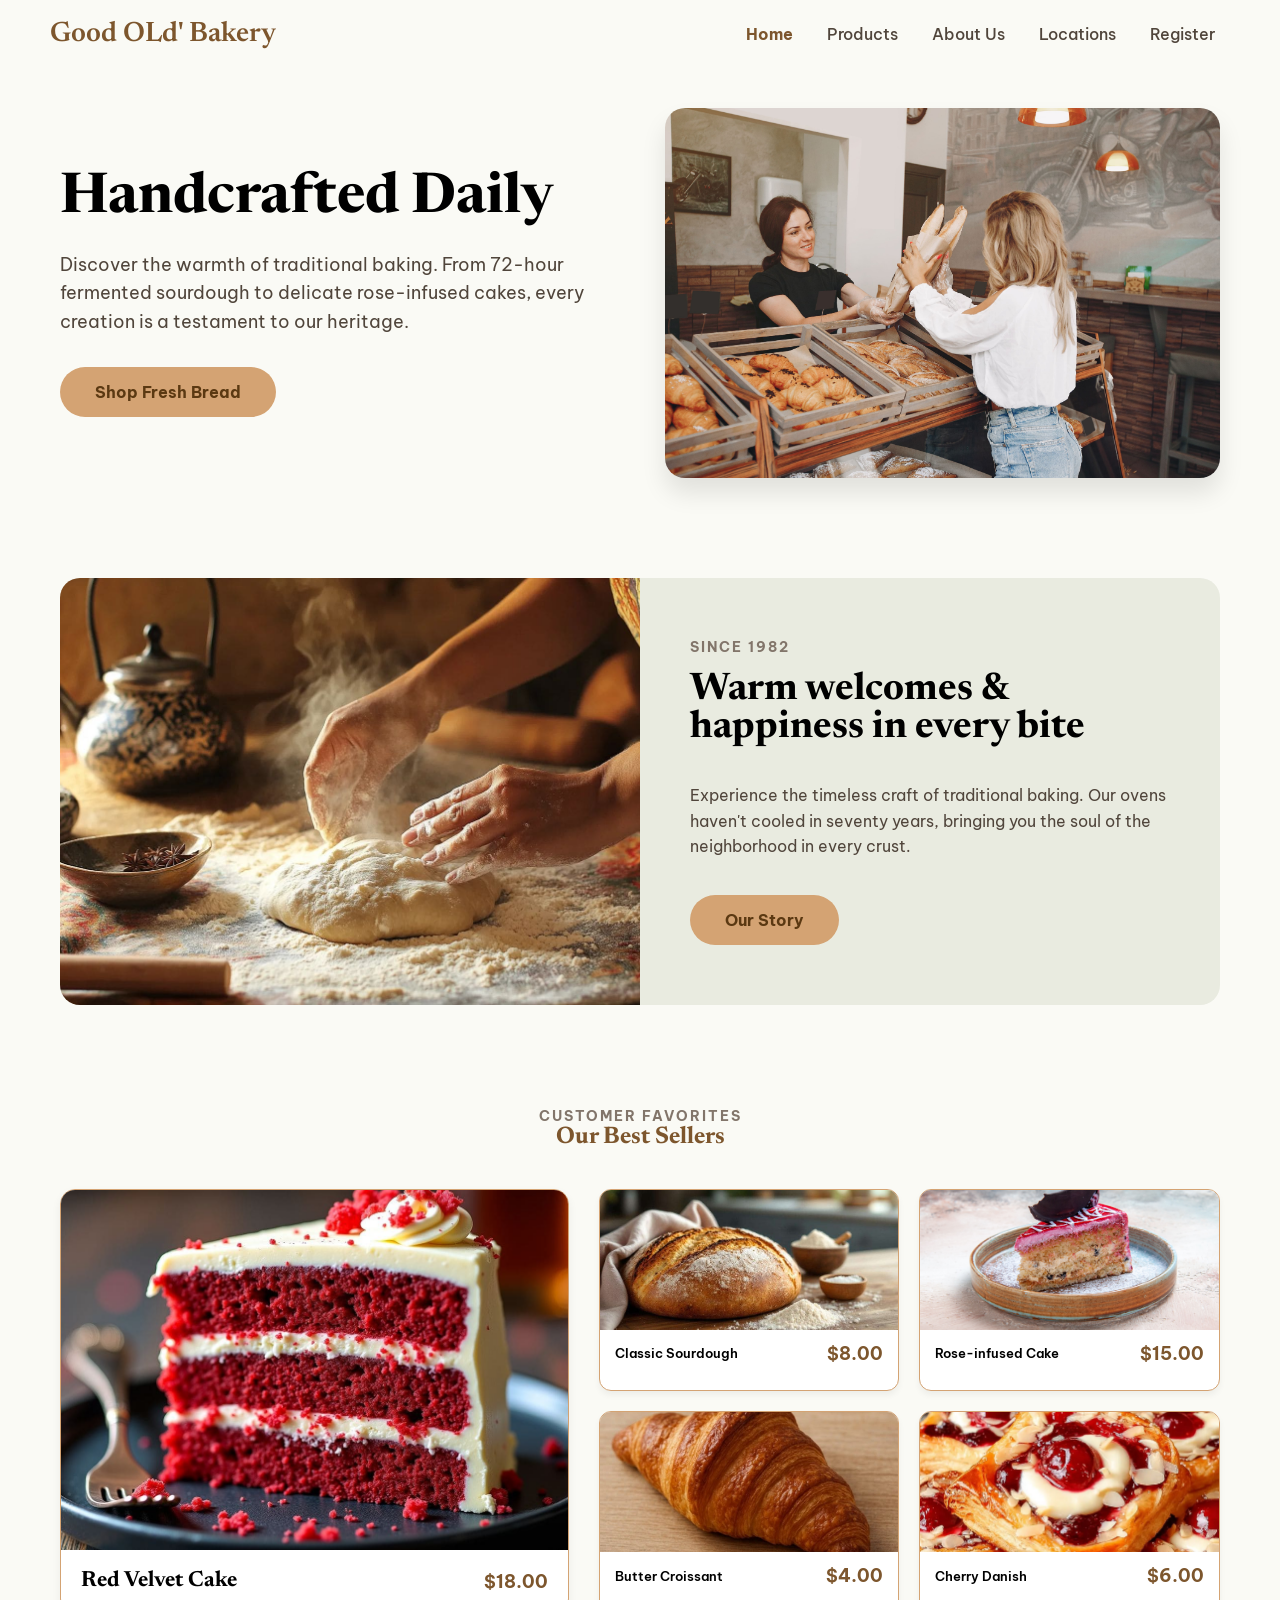
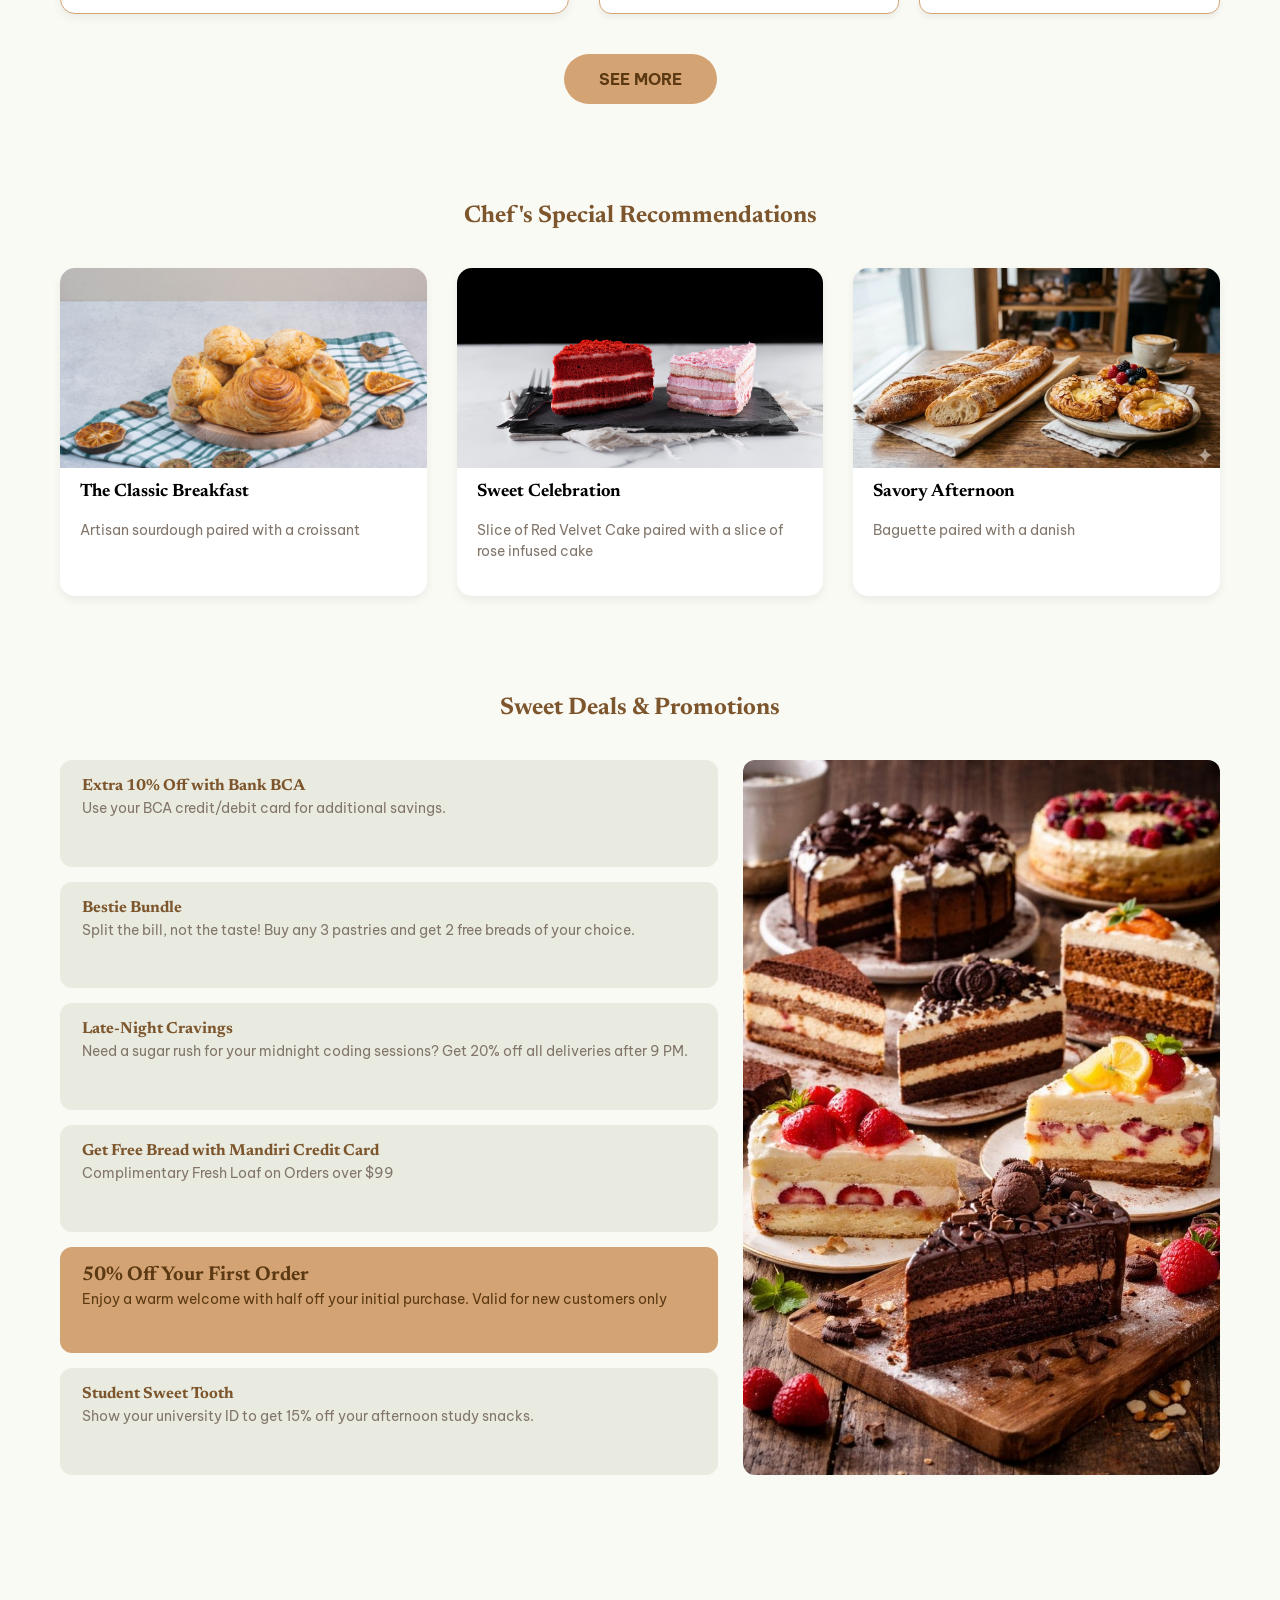
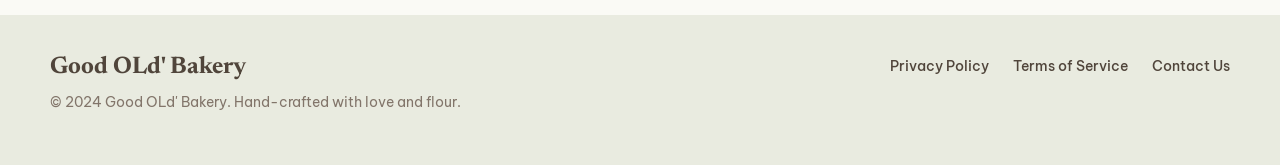
<file: index.html>
<!DOCTYPE html>
<html lang="en">
<head>
  <meta charset="UTF-8">
  <meta name="viewport" content="width=device-width, initial-scale=1.0">
  <title>Home - Good OLd' Bakery</title>
  <link rel="stylesheet" href="css/style.css">
</head>
<body>

  <div class="header">
    <div class="logo">Good OLd' Bakery</div>
    <div class="nav">
      <a href="index.html" class="aktif">Home</a>
      <a href="products.html">Products</a>
      <a href="aboutus.html">About Us</a>
      <a href="locations.html">Locations</a>
      <a href="register.html">Register</a>
    </div>
  </div>

  <div class="container">
    
    <div class="hero-home">
      <div class="hero-teks">
        <h1>Handcrafted Daily</h1>
        <p>Discover the warmth of traditional baking. From 72-hour fermented sourdough to delicate rose-infused cakes, every creation is a testament to our heritage.</p>
        <a href="products.html" class="btn-utama">Shop Fresh Bread</a>
      </div>
      <div class="hero-gambar">
        <img src="assets/visitingBakery.jpg" alt="Good OLd'Bakery">
      </div>
    </div>

     
    <div class="banner-1982">
      <div class="banner-img">
        <img src="assets/kneadingdough.jpg" alt="Timeless Craft">
      </div>
      <div class="banner-teks">
        <span class="label-kecil">Since 1982</span>
        <h2>Warm welcomes & happiness in every bite</h2>
        <p>Experience the timeless craft of traditional baking. Our ovens haven't cooled in seventy years, bringing you the soul of the neighborhood in every crust.</p>
        <a href="aboutus.html" class="btn-utama">Our Story</a>
      </div>
    </div>
<div class="section-home">
  <div class="judul-halaman">
    <span class="label-kecil">Customer Favorites</span>
    <h2>Our Best Sellers</h2>
  </div>

  <div class="featured-wrap">

    <div class="featured-utama">
      <img src="assets/redvelvetcake.jpg" alt="Red Velvet Cake">
      <div class="featured-info">
        <h4>Red Velvet Cake</h4>
        <span class="harga">$18.00</span>
      </div>
    </div>


    <div class="featured-grid">
      <div class="kotak-produk-kecil">
        <img src="assets/Sourdough.jpg" alt="Sourdough">
        <div class="info-kecil">
          <span>Classic Sourdough</span>
          <span class="harga">$8.00</span>
        </div>
      </div>
      <div class="kotak-produk-kecil">
        <img src="assets/infusedrosecake.jpg" alt="Rose Cake">
        <div class="info-kecil">
          <span>Rose-infused Cake</span>
          <span class="harga">$15.00</span>
        </div>
      </div>
      <div class="kotak-produk-kecil">
        <img src="assets/buttercroissant.jpg" alt="Croissant">
        <div class="info-kecil">
          <span>Butter Croissant</span>
          <span class="harga">$4.00</span>
        </div>
      </div>
      <div class="kotak-produk-kecil">
        <img src="assets/cherrydanish.jpg" alt="Cherry Danish">
        <div class="info-kecil">
          <span>Cherry Danish</span>
          <span class="harga">$6.00</span>
        </div>
      </div>
    </div>
  </div>

  <div class="text-center" style="margin-top: 40px;">
    <a href="products.html" class="btn-utama">SEE MORE</a>
  </div>
</div>

<div class="section-home">
  <div class="judul-halaman">
    <h2>Chef's Special Recommendations</h2>
  </div>

  <div class="kumpulan-rekomendasi">
    <div class="kartu-rekomendasi">
      <img src="assets/sourdoughCroissant.jpg" alt="Classic Breakfast">
      <h4>The Classic Breakfast</h4>
      <p>Artisan sourdough paired with a croissant</p>
    </div>
    <div class="kartu-rekomendasi">
      <img src="assets/cakeset.jpg" alt="Sweet Celebration">
      <h4>Sweet Celebration</h4>
      <p>Slice of Red Velvet Cake paired with a slice of rose infused cake</p>
    </div>
    <div class="kartu-rekomendasi">
      <img src="assets/danishbaguette.jpg" alt="Savory Afternoon">
      <h4>Savory Afternoon</h4>
      <p>Baguette paired with a danish</p>
    </div>
  </div>
</div>

<div class="section-home">
  <div class="judul-halaman">
    <h2>Sweet Deals & Promotions</h2>
  </div>

  <div class="deals-wrap">
    <div class="deals-list">
  <div class="deal-item">
    <h4>Extra 10% Off with Bank BCA</h4>
    <p>Use your BCA credit/debit card for additional savings.</p>
  </div>

  <div class="deal-item">
    <h4>Bestie Bundle</h4>
    <p>Split the bill, not the taste! Buy any 3 pastries and get 2 free breads of your choice.</p>
  </div>

  <div class="deal-item">
    <h4>Late-Night Cravings</h4>
    <p>Need a sugar rush for your midnight coding sessions? Get 20% off all deliveries after 9 PM.</p>
  </div>
  <div class="deal-item">
    <h4>Get Free Bread with Mandiri Credit Card</h4>
    <p>Complimentary Fresh Loaf on Orders over $99</p>
  </div>
  <div class="deal-item deal-highlight">
    <h4>50% Off Your First Order</h4>
    <p>Enjoy a warm welcome with half off your initial purchase. Valid for new customers only</p>
  </div>
  <div class="deal-item">
    <h4>Student Sweet Tooth</h4>
    <p>Show your university ID to get 15% off your afternoon study snacks.</p>
  </div>
</div>



    <div class="deals-gambar">
      <img src="assets/cakes.jpg" alt="Sweet Deals">
    </div>
  </div>
</div>

  </div>

  <div class="footer">
    <div class="footer-kiri">
      <h3>Good OLd' Bakery</h3>
      <p>&copy; 2024 Good OLd' Bakery. Hand-crafted with love and flour.</p>
    </div>
    <div class="footer-kanan">
      <a href="#">Privacy Policy</a>
      <a href="#">Terms of Service</a>
      <a href="#">Contact Us</a>
    </div>
  </div>

</body>
</html>
</file>
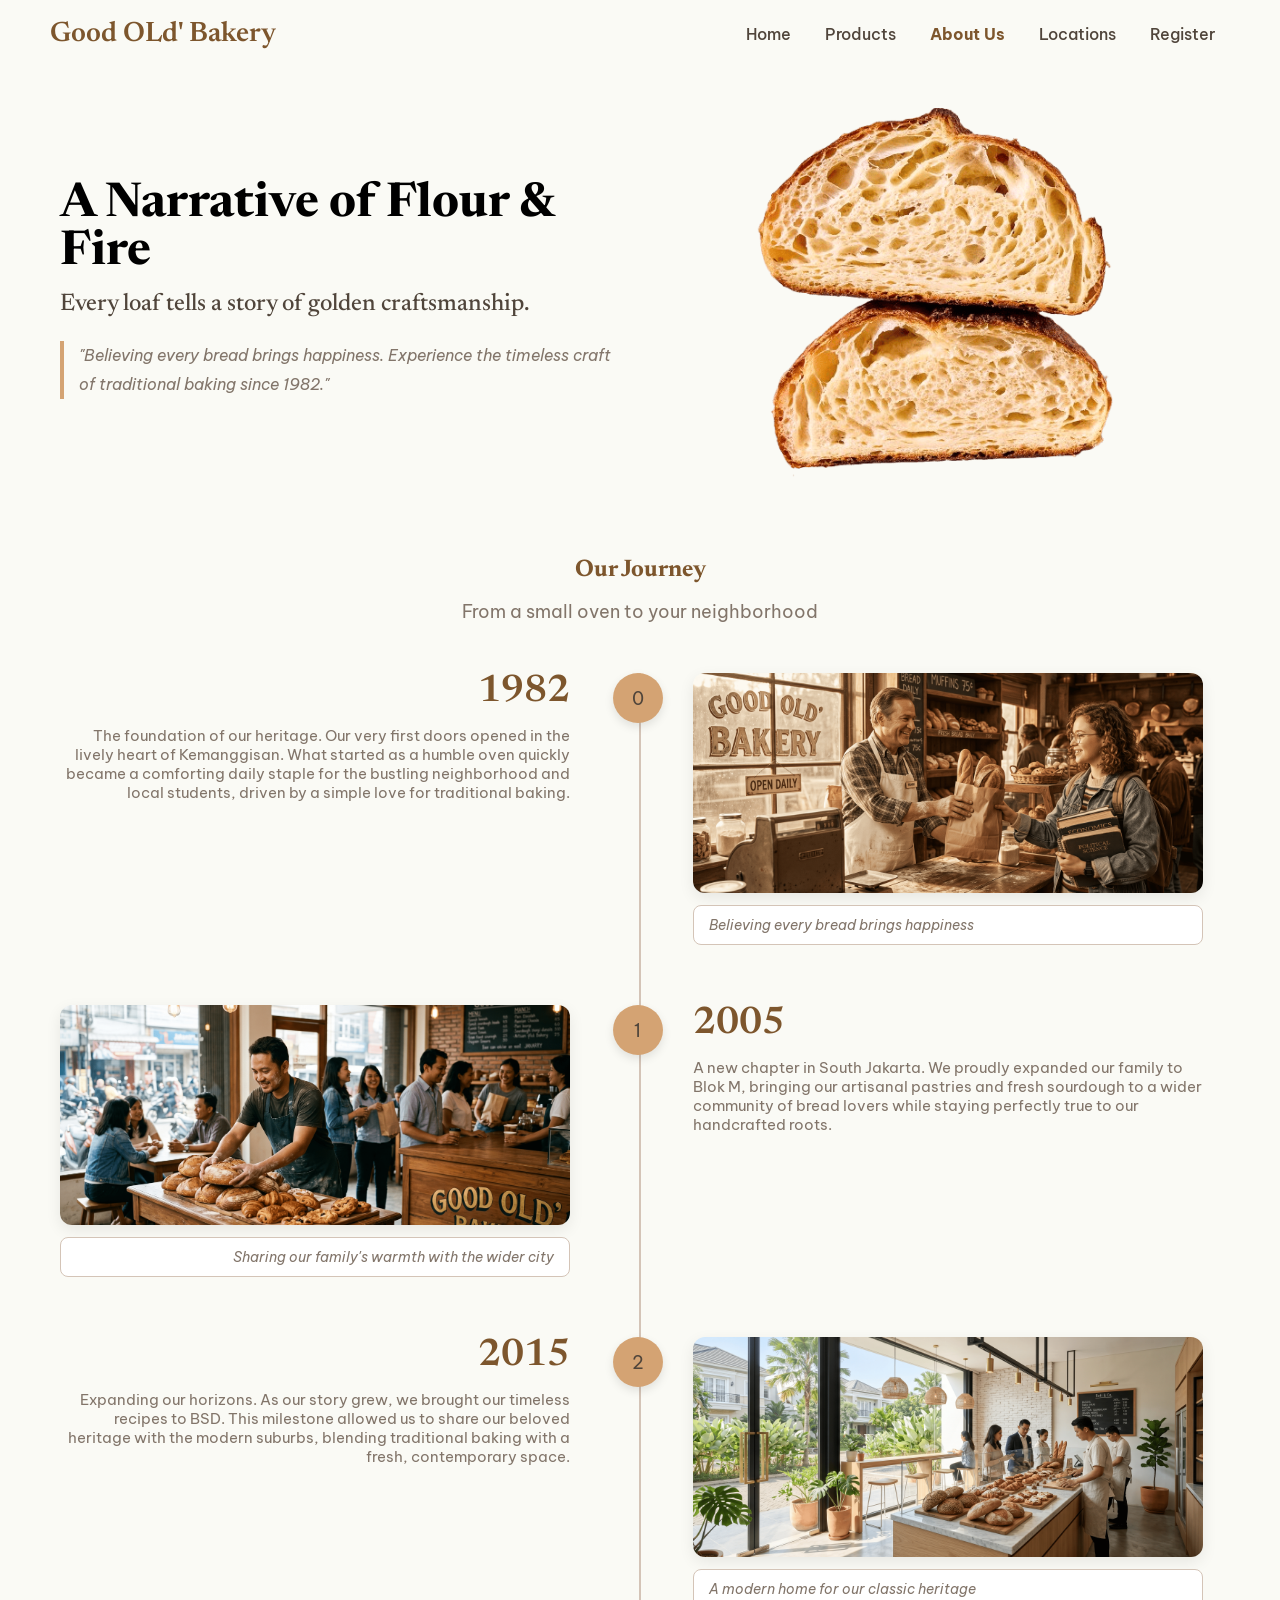
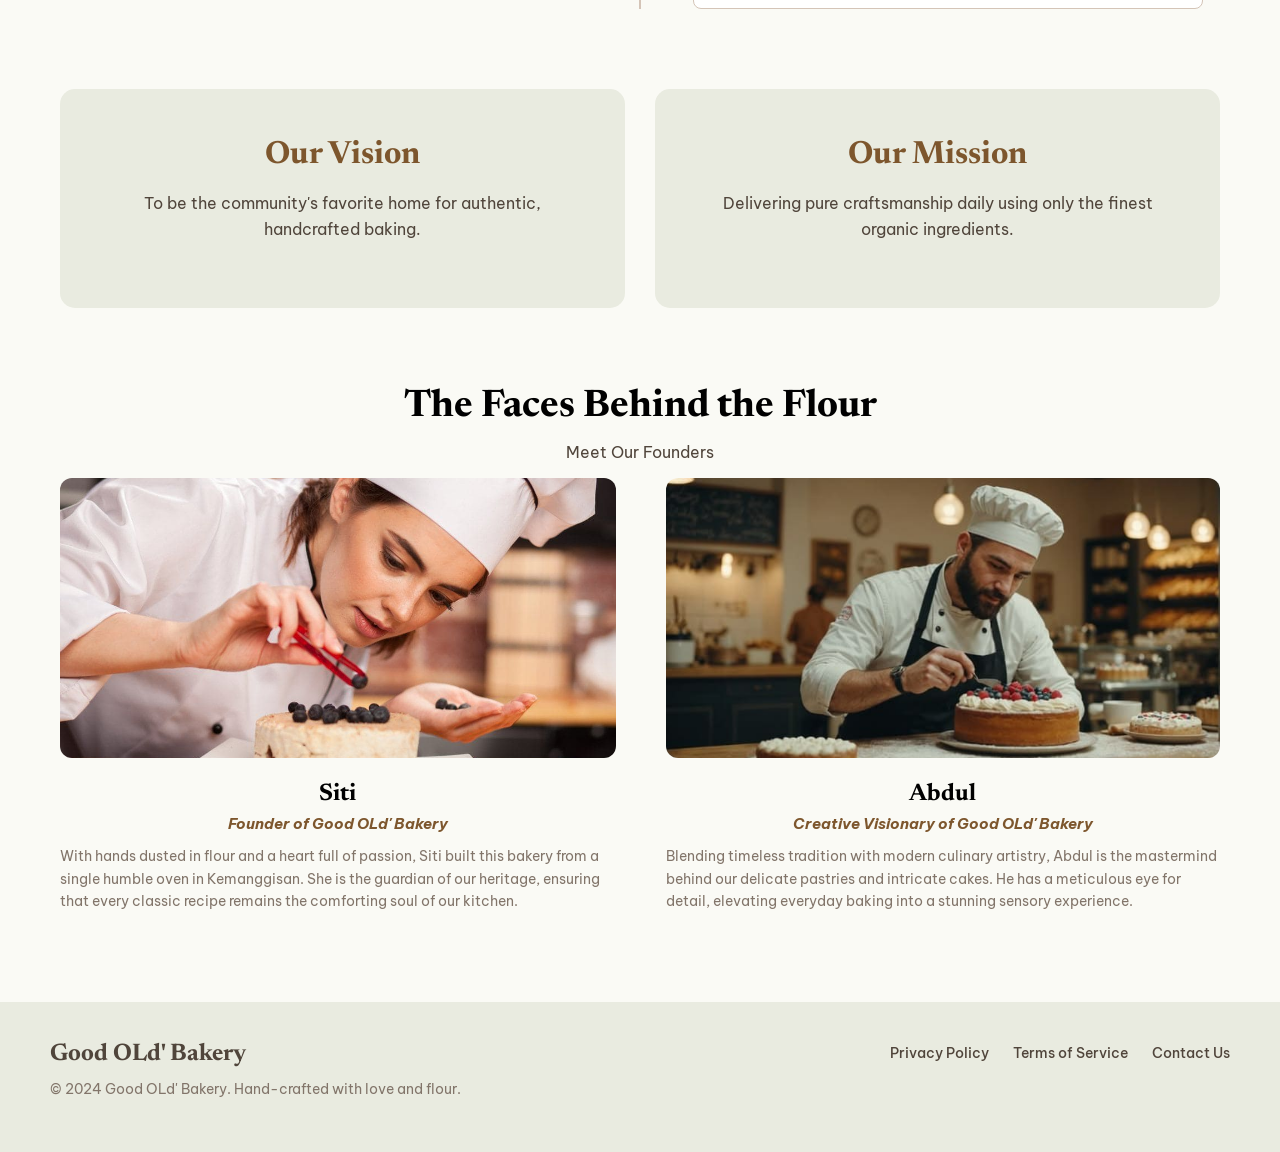
<file: aboutus.html>
<!doctype html>
<html lang="en">

<head>
  <meta charset="UTF-8" />
  <meta name="viewport" content="width=device-width, initial-scale=1.0" />
  <title>About Us - Good OLd' Bakery</title>

  <link rel="stylesheet" href="css/style.css" />
</head>

<body>
  <div class="header">
    <div class="logo">Good OLd' Bakery</div>
    <div class="nav">
      <a href="index.html">Home</a>
      <a href="products.html">Products</a>
      <a href="aboutus.html" class="aktif">About Us</a>
      <a href="locations.html">Locations</a>
      <a href="register.html">Register</a>
    </div>
  </div>

  <div class="container">
    <div class="about-hero">
      <div class="about-teks">
        <h1>A Narrative of Flour & Fire</h1>
        <h3>Every loaf tells a story of golden craftsmanship.</h3>
        <p>
          "Believing every bread brings happiness. Experience the timeless
          craft of traditional baking since 1982."
        </p>
      </div>
      <div class="about-gambar">
        <img src="assets/sourdoughNoBackground.png" alt="Proses Baking" />
      </div>
    </div>

    <div class="section-timeline">
      <h2 class="text-center">Our Journey</h2>
      <p class="sub-judul text-center">
        From a small oven to your neighborhood
      </p>

      <div class="timeline-wrap">
        <div class="timeline-item kanan">
          <div class="timeline-konten">
            <div class="timeline-tahun">1982</div>
            <p class="timeline-desc">
              The foundation of our heritage. Our very first doors opened in
              the lively heart of Kemanggisan. What started as a humble oven
              quickly became a comforting daily staple for the bustling
              neighborhood and local students, driven by a simple love for
              traditional baking.
            </p>
          </div>
          <div class="timeline-titik">0</div>
          <div class="timeline-media">
            <img src="assets/kmg.png" alt="1982" />
            <p class="timeline-quote">
              Believing every bread brings happiness
            </p>
          </div>
        </div>

        <div class="timeline-item kiri">
          <div class="timeline-media">
            <img src="assets/blokm.png" alt="2005" />
            <p class="timeline-quote">
              Sharing our family's warmth with the wider city
            </p>
          </div>
          <div class="timeline-titik">1</div>
          <div class="timeline-konten">
            <div class="timeline-tahun">2005</div>
            <p class="timeline-desc">
              A new chapter in South Jakarta. We proudly expanded our family
              to Blok M, bringing our artisanal pastries and fresh sourdough
              to a wider community of bread lovers while staying perfectly
              true to our handcrafted roots.
            </p>
          </div>
        </div>

        <div class="timeline-item kanan">
          <div class="timeline-konten">
            <div class="timeline-tahun">2015</div>
            <p class="timeline-desc">
              Expanding our horizons. As our story grew, we brought our
              timeless recipes to BSD. This milestone allowed us to share our
              beloved heritage with the modern suburbs, blending traditional
              baking with a fresh, contemporary space.
            </p>
          </div>
          <div class="timeline-titik">2</div>
          <div class="timeline-media">
            <img src="assets/bsd.png" alt="2015" />
            <p class="timeline-quote">
              A modern home for our classic heritage
            </p>
          </div>
        </div>
      </div>
    </div>

    <div class="visi-misi-wrap">
      <div class="kotak-visi">
        <h2>Our Vision</h2>
        <p>
          To be the community's favorite home for authentic, handcrafted
          baking.
        </p>
      </div>
      <div class="kotak-misi">
        <h2>Our Mission</h2>
        <p>
          Delivering pure craftsmanship daily using only the finest organic
          ingredients.
        </p>
      </div>
    </div>

    <div class="tim-founder">
      <h2>The Faces Behind the Flour</h2>
      <p>Meet Our Founders</p>

      <div class="kumpulan-founder">
        <div class="profil-founder">
          <img src="assets/ChefPerempuan.jpg" alt="Siti" />
          <h4>Siti</h4>
          <p class="profil-title">Founder of Good OLd' Bakery</p>
          <p class="profil-desc">
            With hands dusted in flour and a heart full of passion, Siti built
            this bakery from a single humble oven in Kemanggisan. She is the
            guardian of our heritage, ensuring that every classic recipe
            remains the comforting soul of our kitchen.
          </p>
        </div>

        <div class="profil-founder">
          <img src="assets/ChefLakiLaki.jpg" alt="Abdul" />
          <h4>Abdul</h4>
          <p class="profil-title">Creative Visionary of Good OLd' Bakery</p>
          <p class="profil-desc">
            Blending timeless tradition with modern culinary artistry, Abdul
            is the mastermind behind our delicate pastries and intricate
            cakes. He has a meticulous eye for detail, elevating everyday
            baking into a stunning sensory experience.
          </p>
        </div>
      </div>
    </div>
  </div>

  <div class="footer">
    <div class="footer-kiri">
      <h3>Good OLd' Bakery</h3>
      <p>&copy; 2024 Good OLd' Bakery. Hand-crafted with love and flour.</p>
    </div>
    <div class="footer-kanan">
      <a href="#">Privacy Policy</a>
      <a href="#">Terms of Service</a>
      <a href="#">Contact Us</a>
    </div>
  </div>
</body>

</html>
</file>
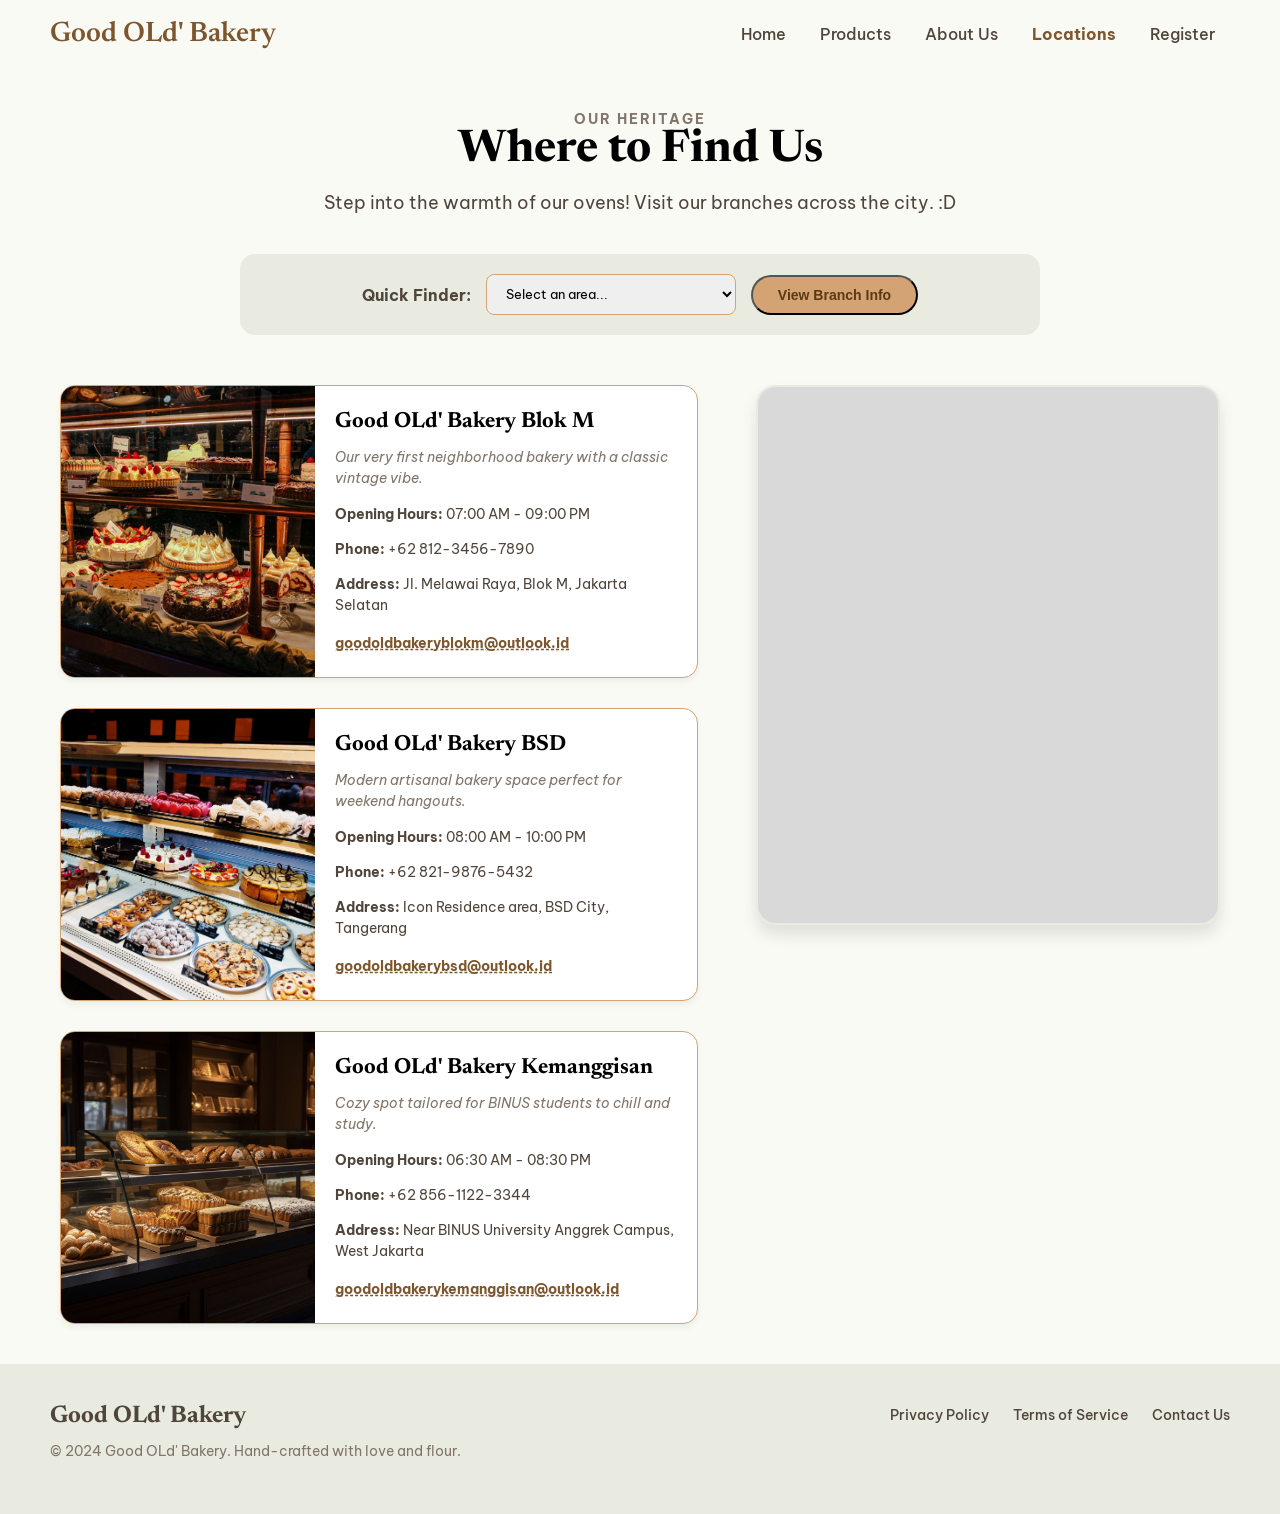
<file: locations.html>
<!DOCTYPE html>
<html lang="en">
<head>
    <meta charset="UTF-8">
    <meta name="viewport" content="width=device-width, initial-scale=1.0">
    <title>Locations - Good OLd' Bakery</title>
    
    <link rel="stylesheet" href="css/style.css">
</head>
<body>

    <div class="header">
        <div class="logo">Good OLd' Bakery</div>
        <div class="nav">
            <a href="index.html">Home</a>
            <a href="products.html">Products</a>
            <a href="aboutus.html">About Us</a>
            <a href="locations.html" class="aktif">Locations</a>
            <a href="register.html">Register</a>
        </div>
    </div>

    <div class="container">
        
        <div class="judul-halaman">
            <span class="label-kecil">OUR HERITAGE</span>
            <h1>Where to Find Us</h1>
            <p>Step into the warmth of our ovens! Visit our branches across the city. :D</p>
        </div>

        <div class="filter-lokasi">
    <label>Quick Finder:</label>
    <select class="input-area" id="areaSelect">
        <option value="">Select an area...</option>
        <option value="blokm">Blok M</option>
        <option value="bsd">BSD City</option>
        <option value="kemanggisan">Kemanggisan</option>
    </select>
    <button class="btn-pill aktif" id="btnCariLokasi">View Branch Info</button>
</div>

        <div class="bungkus-lokasi">
            
            <div class="list-cabang">
                
                <div class="kartu-cabang" id="blokm">
                    <img src="assets/bakery-shelf2.jpg" alt="Good OLd' Bakery Blok M" class="foto-toko">
                    <div class="info-cabang">
                        <h4>Good OLd' Bakery Blok M</h4>
                        <p class="desc">Our very first neighborhood bakery with a classic vintage vibe.</p>
                        <p><strong>Opening Hours:</strong> 07:00 AM - 09:00 PM</p>
                        <p><strong>Phone:</strong> +62 812-3456-7890</p>
                        <p><strong>Address:</strong> Jl. Melawai Raya, Blok M, Jakarta Selatan</p>
                        <a href="mailto:goodoldbakeryblokm@outlook.id" class="link-email">goodoldbakeryblokm@outlook.id</a>
                    </div>
                </div>

                <div class="kartu-cabang" id="bsd">
                    <img src="assets/bakery-shelf1.jpg" alt="Good OLd' Bakery BSD" class="foto-toko">
                    <div class="info-cabang">
                        <h4>Good OLd' Bakery BSD</h4>
                        <p class="desc">Modern artisanal bakery space perfect for weekend hangouts.</p>
                        <p><strong>Opening Hours:</strong> 08:00 AM - 10:00 PM</p>
                        <p><strong>Phone:</strong> +62 821-9876-5432</p>
                        <p><strong>Address:</strong> Icon Residence area, BSD City, Tangerang</p>
                        <a href="mailto:goodoldbakerybsd@outlook.id" class="link-email">goodoldbakerybsd@outlook.id</a>
                    </div>
                </div>

                <div class="kartu-cabang" id="kemanggisan">
                    <img src="assets/bakery-shelf.jpg" alt="Good OLd' Bakery Kemanggisan" class="foto-toko">
                    <div class="info-cabang">
                        <h4>Good OLd' Bakery Kemanggisan</h4>
                        <p class="desc">Cozy spot tailored for BINUS students to chill and study.</p>
                        <p><strong>Opening Hours:</strong> 06:30 AM - 08:30 PM</p>
                        <p><strong>Phone:</strong> +62 856-1122-3344</p>
                        <p><strong>Address:</strong> Near BINUS University Anggrek Campus, West Jakarta</p>
                        <a href="mailto:goodoldbakerykemanggisan@outlook.id" class="link-email">goodoldbakerykemanggisan@outlook.id</a>
                    </div>
                </div>

            </div>

            <div class="peta-cabang">

                <iframe
                    id="mapFrame"
                    src="https://maps.google.com/maps?q=Blok%20M%20Jakarta&t=&z=15&ie=UTF8&iwloc=&output=embed"
                    allowfullscreen=""
                    loading="lazy">
                </iframe>

            </div>

        </div>

    </div>

    <div class="footer">
        <div class="footer-kiri">
            <h3>Good OLd' Bakery</h3>
            <p>&copy; 2024 Good OLd' Bakery. Hand-crafted with love and flour.</p>
        </div>
        <div class="footer-kanan">
            <a href="#">Privacy Policy</a>
            <a href="#">Terms of Service</a>
            <a href="#">Contact Us</a>
        </div>
    </div>

    <script src="js/script.js"></script>

</body>
</html>
</file>
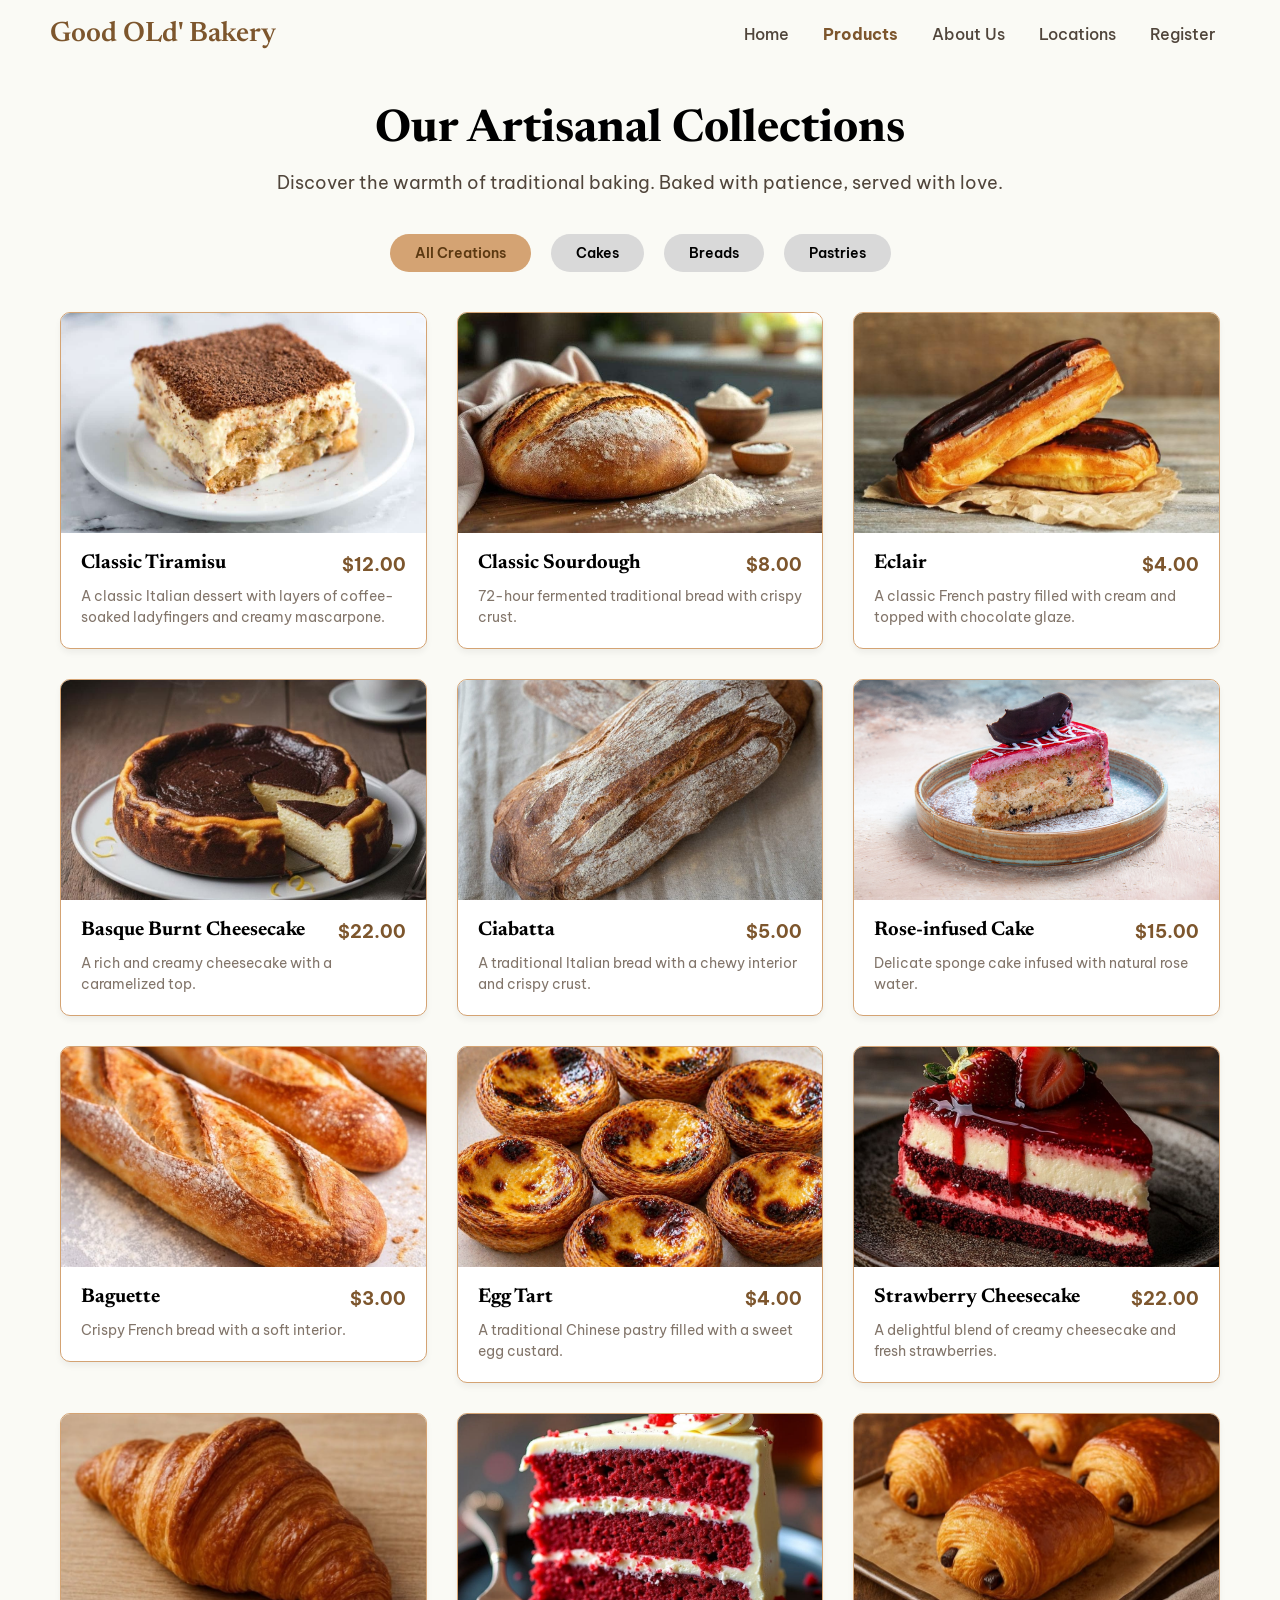
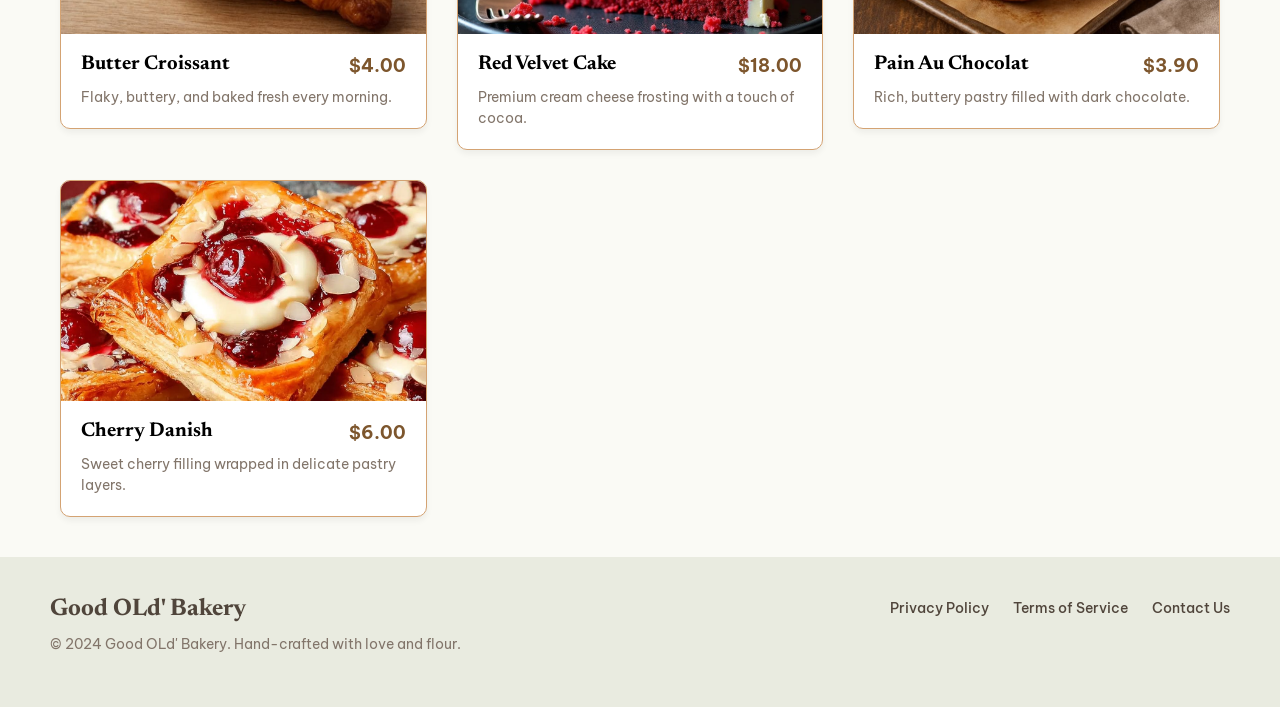
<file: products.html>
<!DOCTYPE html>
<html lang="en">
<head>
  <meta charset="UTF-8">
  <meta name="viewport" content="width=device-width, initial-scale=1.0">
  <title>Products - Good OLd' Bakery</title>
  <link rel="stylesheet" href="css/style.css">
</head>
<body>

  <div class="header">
    <div class="logo">Good OLd' Bakery</div>
    <div class="nav">
      <a href="index.html">Home</a>
      <a href="products.html" class="aktif">Products</a>
      <a href="aboutus.html">About Us</a>
      <a href="locations.html">Locations</a>
      <a href="register.html">Register</a>
    </div>
  </div>

  <div class="container">
    
    <div class="judul-halaman">
      <h1>Our Artisanal Collections</h1>
      <p>Discover the warmth of traditional baking. Baked with patience, served with love.</p>
    </div>

  <div class="filter-menu">
      <a href="javascript:void(0)" class="btn-pill aktif" onclick="filterProduk('all', this)">All Creations</a>
      <a href="javascript:void(0)" class="btn-pill" onclick="filterProduk('cakes', this)">Cakes</a>
      <a href="javascript:void(0)" class="btn-pill" onclick="filterProduk('breads', this)">Breads</a>
      <a href="javascript:void(0)" class="btn-pill" onclick="filterProduk('pastries', this)">Pastries</a>
    </div>

    <div class="kumpulan-produk">
      <div class="kotak-produk" data-kategori="cakes">
        <img src="assets/tiramisu.jpg" alt="Tiramisu">
        <div class="info-produk">
          <div class="info-atas">
            <h4>Classic Tiramisu</h4>
            <span class="harga">$12.00</span>
          </div>
          <p class="desc-produk">A classic Italian dessert with layers of coffee-soaked ladyfingers and creamy mascarpone.</p>
        </div>
      </div>
      <div class="kotak-produk" data-kategori="breads">
        <img src="assets/Sourdough.jpg" alt="Sourdough">
        <div class="info-produk">
          <div class="info-atas">
            <h4>Classic Sourdough</h4>
            <span class="harga">$8.00</span>
          </div>
          <p class="desc-produk">72-hour fermented traditional bread with crispy crust.</p>
        </div>
      </div>

      <div class="kotak-produk" data-kategori="pastries">
        <img src="assets/eclair.jpg" alt="Eclair">
        <div class="info-produk">
          <div class="info-atas">
            <h4>Eclair</h4>
            <span class="harga">$4.00</span>
          </div>
          <p class="desc-produk">A classic French pastry filled with cream and topped with chocolate glaze.</p>
        </div>
      </div>

      <div class="kotak-produk" data-kategori="cakes">
        <img src="assets/burntcheesecake.jpg" alt="Basque Burnt Cheesecake">
        <div class="info-produk">
          <div class="info-atas">
            <h4>Basque Burnt Cheesecake</h4>
            <span class="harga">$22.00</span>
          </div>
          <p class="desc-produk">A rich and creamy cheesecake with a caramelized top.</p>
        </div>
      </div>

      <div class="kotak-produk" data-kategori="breads">
        <img src="assets/ciabatta.jpg" alt="Ciabatta">
        <div class="info-produk">
          <div class="info-atas">
            <h4>Ciabatta</h4>
            <span class="harga">$5.00</span>
          </div>
          <p class="desc-produk">A traditional Italian bread with a chewy interior and crispy crust.</p>
        </div>
      </div>

      <div class="kotak-produk" data-kategori="cakes">
        <img src="assets/infusedrosecake.jpg" alt="Rose Cake">
        <div class="info-produk">
          <div class="info-atas">
            <h4>Rose-infused Cake</h4>
            <span class="harga">$15.00</span>
          </div>
          <p class="desc-produk">Delicate sponge cake infused with natural rose water.</p>
        </div>
      </div>

      <div class="kotak-produk" data-kategori="breads">
        <img src="assets/baguette.jpg" alt="Baguette">
        <div class="info-produk">
          <div class="info-atas">
            <h4>Baguette</h4>
            <span class="harga">$3.00</span>
          </div>
          <p class="desc-produk">Crispy French bread with a soft interior.</p>
        </div>
      </div>

      <div class="kotak-produk" data-kategori="pastries">
        <img src="assets/eggtart.jpg" alt="Egg Tart">
        <div class="info-produk">
          <div class="info-atas">
            <h4>Egg Tart</h4>
            <span class="harga">$4.00</span>
          </div>
          <p class="desc-produk">A traditional Chinese pastry filled with a sweet egg custard.</p>
        </div>
      </div>

      <div class="kotak-produk" data-kategori="cakes">
        <img src="assets/Strawberry Cheesecake.jpg" alt="Strawberry Cheesecake">
        <div class="info-produk">
          <div class="info-atas">
            <h4>Strawberry Cheesecake</h4>
            <span class="harga">$22.00</span>
          </div>
          <p class="desc-produk">A delightful blend of creamy cheesecake and fresh strawberries.</p>
        </div>
      </div>

      <div class="kotak-produk" data-kategori="pastries">
        <img src="assets/buttercroissant.jpg" alt="Croissant">
        <div class="info-produk">
          <div class="info-atas">
            <h4>Butter Croissant</h4>
            <span class="harga">$4.00</span>
          </div>
          <p class="desc-produk">Flaky, buttery, and baked fresh every morning.</p>
        </div>
      </div>

      <div class="kotak-produk" data-kategori="cakes">
        <img src="assets/redvelvetcake.jpg" alt="Velvet">
        <div class="info-produk">
          <div class="info-atas">
            <h4>Red Velvet Cake</h4>
            <span class="harga">$18.00</span>
          </div>
          <p class="desc-produk">Premium cream cheese frosting with a touch of cocoa.</p>
        </div>
      </div>

      <div class="kotak-produk" data-kategori="pastries">
        <img src="assets/painauchocolat.jpg" alt="Pain Au Chocolat">
        <div class="info-produk">
          <div class="info-atas">
            <h4>Pain Au Chocolat</h4>
            <span class="harga">$3.90</span>
          </div>
          <p class="desc-produk">Rich, buttery pastry filled with dark chocolate.</p>
        </div>
      </div>

      <div class="kotak-produk" data-kategori="pastries">
        <img src="assets/cherrydanish.jpg" alt="Danish">
        <div class="info-produk">
          <div class="info-atas">
            <h4>Cherry Danish</h4>
            <span class="harga">$6.00</span>
          </div>
          <p class="desc-produk">Sweet cherry filling wrapped in delicate pastry layers.</p>
        </div>
      </div>

    </div> </div> <div class="footer">
    <div class="footer-kiri">
      <h3>Good OLd' Bakery</h3>
      <p>&copy; 2024 Good OLd' Bakery. Hand-crafted with love and flour.</p>
    </div>
    <div class="footer-kanan">
      <a href="#">Privacy Policy</a>
      <a href="#">Terms of Service</a>
      <a href="#">Contact Us</a>
    </div>
  </div>
  
  <script src="js/script.js"></script>

</body>
</html>
</file>
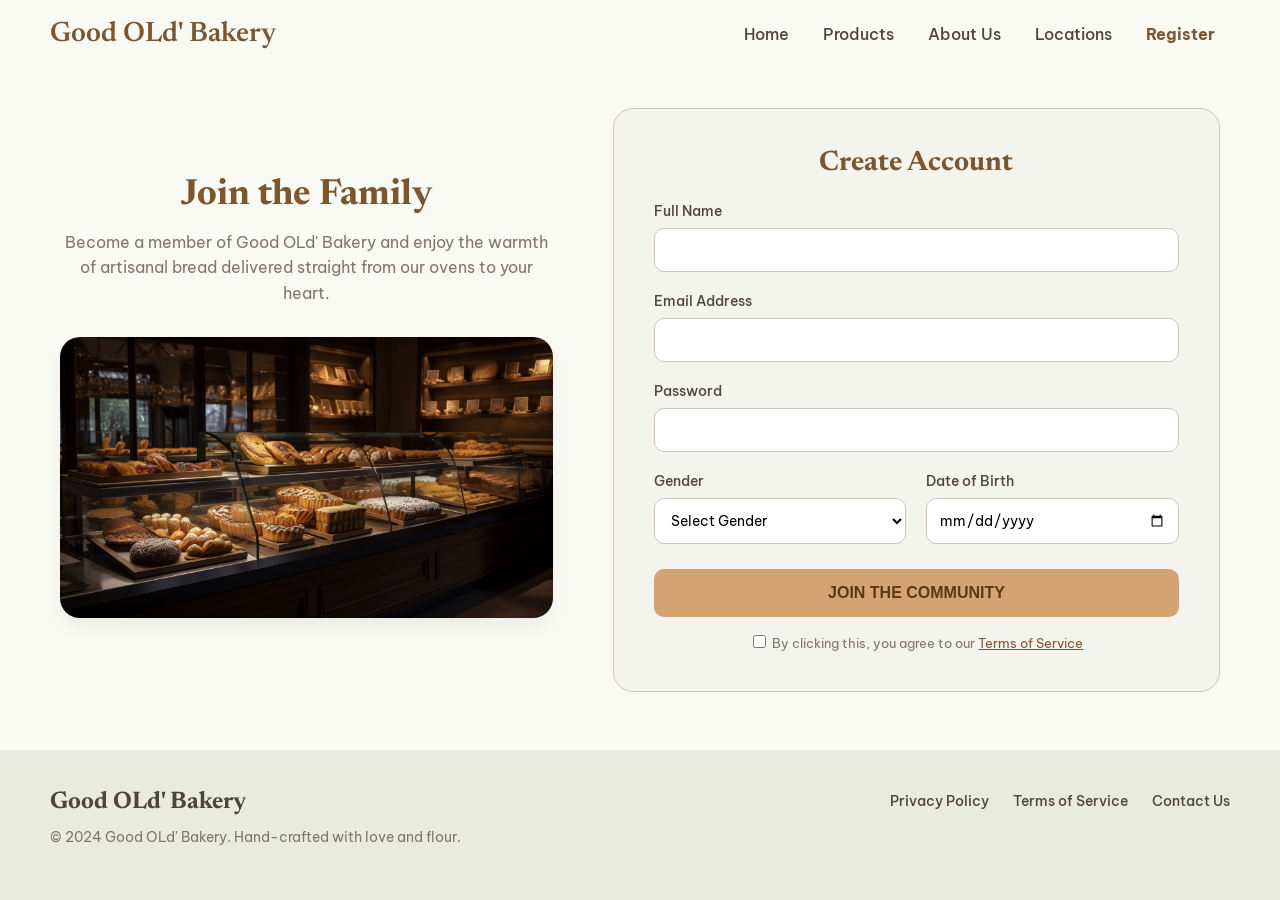
<file: register.html>
<!DOCTYPE html>
<html lang="en">
<head>
  <meta charset="UTF-8">
  <meta name="viewport" content="width=device-width, initial-scale=1.0">
  <title>Register - Good OLd' Bakery</title>
  <link rel="stylesheet" href="css/style.css">
</head>
<body>

  <div class="header">
    <div class="logo">Good OLd' Bakery</div>
    <div class="nav">
      <a href="index.html">Home</a>
      <a href="products.html">Products</a>
      <a href="aboutus.html">About Us</a>
      <a href="locations.html">Locations</a>
      <a href="register.html" class="aktif">Register</a>
    </div>
  </div>

  <div class="container">
    <div class="register-wrap">
      
      <div class="reg-kiri">
        <h2>Join the Family</h2>
        <p>Become a member of Good OLd' Bakery and enjoy the warmth of artisanal bread delivered straight from our ovens to your heart.</p>
        <img src="assets/bakery-shelf.jpg" alt="Bakery Shop">
      </div>

      <div class="reg-kanan">
        <h3>Create Account</h3>
        <form id="regis-form">
          
          <div class="grup-input">
            <label>Full Name</label>
            <input type="text" id="input_nama" class="isian">
          </div>

          <div class="grup-input">
            <label>Email Address</label>
            <input type="text" id="input_email" class="isian">
          </div>

          <div class="grup-input">
            <label>Password</label>
            <input type="password" id="input_pass" class="isian">
          </div>

          <div class="baris-input">
            <div class="setengah">
              <label>Gender</label>
              <select id="input_gender" class="isian">
                <option value="">Select Gender</option>
                <option value="male">Male</option>
                <option value="female">Female</option>
              </select>
            </div>
            <div class="setengah">
              <label>Date of Birth</label>
              <input type="date" id="input_dob" class="isian">
            </div>
          </div>

          <button type="submit" class="btn-submit">JOIN THE COMMUNITY</button>

          <div class="syarat">
            <input type="checkbox" id="input_syarat">
            <label for="input_syarat">By clicking this, you agree to our <a href="#">Terms of Service</a></label>
          </div>

        </form>
      </div>

    </div>

  </div>

  <div class="footer">
    <div class="footer-kiri">
      <h3>Good OLd' Bakery</h3>
      <p>&copy; 2024 Good OLd' Bakery. Hand-crafted with love and flour.</p>
    </div>
    <div class="footer-kanan">
      <a href="#">Privacy Policy</a>
      <a href="#">Terms of Service</a>
      <a href="#">Contact Us</a>
    </div>
  </div>

  <script src="js/script.js"></script>

</body>
</html>
</file>
<file: css/style.css>
@import url('https://fonts.googleapis.com/css2?family=Be+Vietnam+Pro:wght@400;500;700&family=Newsreader:opsz,wght@6..72,400;6..72,500;6..72,600&display=swap');

:root {
    --bg-utama: #fafaf5;
    --bg-kartu: #fff;
    --bg-abu: #E9EBE0;
    --bg-form: #f4f4ef;
    --warna-primer: #d4a373;
    --warna-primer-hover: #c9935e;
    --warna-aksen: #d4c4b7;
    --teks-gelap: #000;
    --teks-heading: #7d562d;
    --teks-body: #50453b;
    --teks-muted: #82756a;
    --teks-btn: #5b3912;
    --abu-placeholder: #d9d9d9;
}


*, *::before, *::after {
    box-sizing: border-box;
}

body {
    font-family: 'Be Vietnam Pro', sans-serif;
    background-color: var(--bg-utama); 
    color: var(--teks-body);
    margin: 0;
    padding: 0;
    display: flex;
    flex-direction: column;
    min-height: 100vh; 
}


h1, h2, h3, h4, .logo {
    font-family: 'Newsreader', serif;
    color: var(--teks-heading); 
    margin: 0;
}

.header {
    display: flex;
    justify-content: space-between;
    align-items: center;
    padding: 20px 50px;
    background-color: var(--bg-utama);
}

.logo {
    font-size: 28px;
    font-weight: 600;
}

.nav a {
    text-decoration: none; 
    color: var(--teks-body);
    margin: 0 15px;
    font-weight: 500;
    transition: color 0.3s ease;
}

.nav a.aktif, .nav a:hover {
    color: var(--teks-heading); 
    font-weight: 700;
}

.container {
    max-width: 1200px;
    margin: 0 auto;
    padding: 40px 20px;
    flex-grow: 1; 
}

.judul-halaman {
    text-align: center;
    margin-bottom: 40px;
}

.judul-halaman h1 {
    font-size: 45px;
    margin-bottom: 10px;
    color: var(--teks-gelap);
}

.judul-halaman p {
    font-size: 18px;
    color: var(--teks-body);
}

.filter-menu {
    display: flex;
    justify-content: center;
    gap: 20px;
    margin-bottom: 40px;
}

.btn-pill {
    background-color: var(--abu-placeholder);
    color: var(--teks-gelap);
    padding: 10px 25px;
    border-radius: 9999px; 
    text-decoration: none;
    font-weight: 600;
    font-size: 14px;
    transition: background-color 0.3s ease;
}

.btn-pill.aktif, .btn-pill:hover {
    background-color: var(--warna-primer); 
    color: var(--teks-btn);
}
.kumpulan-produk {
    display: grid;
    grid-template-columns: repeat(3, 1fr);
    gap: 30px;
    align-items: start;
}

.kotak-produk {
    width: 100%;
    background-color: var(--bg-kartu);
    border-radius: 10px;
    border: 1px solid var(--warna-primer);
    box-shadow: 0 4px 6px rgba(0,0,0,0.05);
    overflow: hidden;
    display: flex;
    flex-direction: column;
    transition: transform 0.3s ease;
}

.kotak-produk:hover {
    transform: translateY(-5px);
}

.kotak-produk img {
    width: 100%;
    height: 220px;
    object-fit: cover;
    background-color: var(--abu-placeholder);
    flex-shrink: 0;
}

.info-produk {
    padding: 20px;
    display: flex;
    flex-direction: column;
    flex: 1;
}

.info-atas {
    display: flex;
    justify-content: space-between;
    align-items: flex-start;
    margin-bottom: 10px;
}

.info-atas h4 {
    font-size: 20px;
    color: var(--teks-gelap);
}

.harga {
    font-weight: bold;
    color: var(--teks-heading);
    font-size: 18px;
}

.desc-produk {
    font-size: 14px;
    color: var(--teks-muted);
    line-height: 1.5;
    margin: 0;
}


/* HOME */
.hero-home {
    display: flex;
    align-items: center;
    gap: 50px;
    margin-bottom: 100px;
}

.hero-teks, .hero-gambar {
    width: 50%;
}

.hero-teks h1 {
    font-size: 56px;
    margin-bottom: 20px;
    color: var(--teks-gelap);
    line-height: 1.1;
}

.hero-teks p {
    font-size: 18px;
    color: var(--teks-body);
    line-height: 1.6;
    margin-bottom: 30px;
}


.btn-utama {
    background-color: var(--warna-primer);
    color: var(--teks-btn);
    padding: 15px 35px;
    border-radius: 9999px;
    text-decoration: none;
    font-weight: bold;
    font-size: 16px;
    display: inline-block;
    transition: transform 0.2s, background-color 0.2s; 
}

.btn-utama:hover {
    transform: translateY(-3px);
    background-color: var(--warna-primer-hover);
}

.hero-gambar img {
    width: 100%;
    border-radius: 20px;
    box-shadow: 0 15px 25px rgba(0,0,0,0.1);
    display: block;
}

.section-home {
    margin-bottom: 100px;
}

.text-center {
    text-align: center;
}

.desc-ig {
    color: var(--teks-muted);
    margin-bottom: 30px;
}

.banner-1982 {
    display: flex;
    align-items: stretch; 
    background-color: var(--bg-abu);
    border-radius: 20px;
    overflow: hidden;
    margin-bottom: 100px;
}

.banner-img, .banner-teks {
    width: 50%;
}


.banner-img img {
    width: 100%;
    height: 100%;
    object-fit: cover;
    display: block;
}

.banner-teks {
    padding: 60px 50px;
    display: flex;
    flex-direction: column;
    justify-content: center;
    align-items: flex-start;
}

.banner-teks h2 {
    font-size: 38px;
    margin: 15px 0 20px 0;
    color: var(--teks-gelap);
}

.banner-teks p {
    line-height: 1.6;
    margin-bottom: 35px;
    font-size: 16px;
}

.ig-grid {
    display: flex;
    justify-content: space-between;
    gap: 20px;
    margin-bottom: 40px;
}

.ig-grid img {
    width: 23%; 
    aspect-ratio: 1 / 1; 
    object-fit: cover;
    border-radius: 15px;
    box-shadow: 0 5px 10px rgba(0,0,0,0.05);
    transition: transform 0.3s ease;
}

.ig-grid img:hover {
    transform: scale(1.05);
}


/* ABOUT US */
.about-hero {
    display: flex;
    align-items: center;
    justify-content: space-between;
    gap: 50px; 
    margin-bottom: 80px;
}
.profil-title {
    font-size: 15px;
    color: var(--teks-heading);
    font-weight: bold;
    font-style: italic;
    margin: 0 0 12px 0;
}

.profil-desc {
    font-size: 14px;
    color: var(--teks-muted);
    line-height: 1.6;
    text-align: left;
    margin: 0;
    font-weight: normal;
}

.about-teks {
    width: 50%;
}

.label-kecil {
    font-family: 'Be Vietnam Pro', sans-serif;
    font-size: 14px;
    font-weight: 700;
    color: var(--teks-muted);
    letter-spacing: 2px;
    text-transform: uppercase;
}

.about-teks h1 {
    font-size: 48px;
    margin-top: 10px;
    margin-bottom: 15px;
    color: var(--teks-gelap);
}

.about-teks h3 {
    font-size: 24px;
    color: var(--teks-body);
    margin-bottom: 25px;
    font-weight: 500;
}

.about-teks p {
    font-size: 16px;
    color: var(--teks-muted);
    font-style: italic;  
    line-height: 1.8;
    border-left: 4px solid var(--warna-primer);
    padding-left: 15px; 
}

.about-gambar {
    width: 50%;
}
.about-gambar img {
    width: 100%;
    border-radius: 0;
    box-shadow: none;
    display: block;
}

.visi-misi-wrap {
    display: flex;
    align-items: stretch;
    gap: 30px;
    margin-bottom: 80px;
}

.kotak-visi, .kotak-misi {
    width: 50%;
    background-color: var(--bg-abu); 
    padding: 50px 40px; 
    border-radius: 15px;
    text-align: center;
}

.kotak-visi h2, .kotak-misi h2 {
    font-size: 32px;
    margin-bottom: 20px;
}

.kotak-visi p, .kotak-misi p {
    line-height: 1.6;
    font-size: 16px;
}


.tim-founder {
    text-align: center;
    margin-bottom: 50px;
}

.tim-founder h2 {
    font-size: 38px;
    margin-bottom: 10px;
    color: var(--teks-gelap);
}

.sub-judul {
    color: var(--teks-muted);
    margin-bottom: 40px;
    font-size: 18px;
}

.kumpulan-founder {
    display: flex;
    justify-content: center;
    gap: 50px; 
}

.profil-title {
    font-size: 15px;
    color: var(--teks-heading); 
    font-weight: bold;
    font-style: italic;
    margin: 0 0 12px 0;
}

.profil-founder:hover {
    transform: translateY(-5px);
}

.profil-founder img {
    width: 100%;
    height: 280px;
    object-fit: cover;
    border-radius: 12px;
    margin-bottom: 20px;
    background-color: var(--abu-placeholder);
}

.profil-founder h4 {
    font-size: 24px;
    color: var(--teks-gelap);
    margin-bottom: 8px;
}

.profil-title {
    font-size: 15px;
    color: var(--teks-heading);
    font-weight: bold;
    font-style: italic;
    margin: 0 0 12px 0;
}

.profil-desc {
    font-size: 14px;
    color: var(--teks-muted);
    line-height: 1.6;
    text-align: left;
    margin: 0;
    font-weight: normal;
}


.section-timeline {
    margin-bottom: 80px;
}

.timeline-wrap {
    position: relative;
    margin-top: 50px;
}

.timeline-wrap::before {
    content: '';
    position: absolute;
    left: 50%;
    top: 0;
    bottom: 0;
    width: 2px;
    background-color: var(--warna-aksen);
    transform: translateX(-50%);
}

.timeline-item {
    display: flex;
    align-items: flex-start;
    margin-bottom: 60px;
    position: relative;
    gap: 0;
}

.timeline-titik {
    width: 50px;
    height: 50px;
    background-color: var(--warna-primer);
    border-radius: 50%;
    display: flex;
    align-items: center;
    justify-content: center;
    font-size: 18px;
    flex-shrink: 0;
    z-index: 1;
    box-shadow: 0 4px 10px rgba(0,0,0,0.1);
    position: sticky;
    top: 50vh;
    margin-left: 12.5px;
    align-self: flex-start;
}

.timeline-konten {
    width: calc(50% - 40px);
    padding-right: 30px;
    text-align: right;
}


.timeline-media {
    width: calc(50% - 40px);
    padding-left: 30px;
}


.timeline-item.kiri .timeline-media {
    order: -1;
    padding-left: 0;
    padding-right: 30px;
    text-align: right;
}

.timeline-item.kiri .timeline-konten {
    padding-right: 0;
    padding-left: 30px;
    text-align: left;
}

.timeline-tahun {
    font-family: 'Newsreader', serif;
    font-size: 38px;
    font-weight: 600;
    color: var(--teks-heading);
    margin-bottom: 8px;
}

.timeline-desc {
    font-size: 15px;
    color: var(--teks-muted);
}

.timeline-media img {
    width: 100%;
    border-radius: 12px;
    height: 220px;
    object-fit: cover;
    display: block;
    margin-bottom: 12px;
    box-shadow: 0 5px 15px rgba(0,0,0,0.08);
}

.timeline-quote {
    font-size: 14px;
    color: var(--teks-muted);
    font-style: italic;
    margin: 0;
    background-color: var(--bg-kartu);
    border: 1px solid var(--warna-aksen);
    border-radius: 8px;
    padding: 10px 15px;
}


/* halaman locations */
.filter-lokasi {
    display: flex;
    align-items: center;
    justify-content: center;
    gap: 15px;
    margin: 0 auto 50px auto;
    max-width: 800px; 
    background-color: var(--bg-abu);
    padding: 20px;
    border-radius: 15px;
}

.filter-lokasi label {
    font-weight: bold;
    color: var(--teks-body);
}

.input-area {
    padding: 10px 15px;
    border-radius: 8px;   
    border: 1px solid var(--warna-primer);
    font-family: inherit;
    outline: none;
    min-width: 250px;
}

.bungkus-lokasi {
    display: flex;
    justify-content: space-between;
    gap: 40px;
    align-items: flex-start;
}

.list-cabang {
    width: 55%;
    display: flex;
    flex-direction: column;
    gap: 30px; 
}

.kartu-cabang {
    display: flex;
    background-color: var(--bg-kartu);
    border: 1px solid var(--warna-primer);
    border-radius: 15px;
    overflow: hidden;
    box-shadow: 0 4px 6px rgba(0,0,0,0.05);
}

.foto-toko {
    width: 40%;
    object-fit: cover;
    background-color: var(--abu-placeholder);
}

.info-cabang {
    width: 60%;
    padding: 25px 20px; 
}

.info-cabang h4 {
    font-size: 22px;
    color: var(--teks-gelap);
    margin-bottom: 10px;
}

.info-cabang p {
    font-size: 14px;
    color: var(--teks-body);
    margin-bottom: 8px;
    line-height: 1.5; 
}

.info-cabang p.desc {
    color: var(--teks-muted);
    font-style: italic;
    margin-bottom: 15px;
}

.link-email {
    display: inline-block;
    margin-top: 10px;  
    color: var(--teks-heading);
    font-weight: bold;
    text-decoration: underline dashed;
    font-size: 14px;
}

/* MAP KANAN */
.peta-cabang {
    width: 40%;
    position: sticky; 
    top: 100px; 
    height: clamp(300px, 60vh, 600px);
    background-color: var(--abu-placeholder);
    border-radius: 20px;
    border: 2px solid var(--bg-abu);
    box-shadow: 0 10px 15px rgba(0,0,0,0.1);
    overflow: hidden;
}

.peta-cabang img {
    width: 100%;
    height: 100%;
    object-fit: cover;

}

.peta-cabang iframe {
    width: 100%;
    height: 100%;
    border: none;
}

/* REGISTER */
.register-wrap {
    display: flex;
    justify-content: space-between;
    align-items: center;
    gap: 60px;
}

.reg-kiri {
    width: 45%;
    text-align: center;
}

.reg-kiri h2 {
    font-size: 36px;
    color: var(--teks-heading);
    margin-bottom: 15px;
}

.reg-kiri p {
    color: var(--teks-muted);
    line-height: 1.6;
    margin-bottom: 30px;
}

.reg-kiri img {
    width: 100%;
    border-radius: 20px;
    box-shadow: 0 10px 15px rgba(0,0,0,0.05);
}

.reg-kanan {
    width: 55%;
    background-color: var(--bg-form); 
    padding: 40px;
    border-radius: 20px;
    border: 1px solid var(--warna-aksen);
}

.reg-kanan h3 {
    font-size: 28px;
    color: var(--teks-heading);
    margin-bottom: 25px;
    text-align: center;
}

.grup-input {
    margin-bottom: 20px;
}

.grup-input label, .setengah label {
    display: block;
    font-size: 14px;
    color: var(--teks-body);
    font-weight: 500;
    margin-bottom: 8px;
}

.isian {
    width: 100%;
    padding: 12px;
    border: 1px solid var(--warna-aksen);
    border-radius: 10px;
    font-family: inherit;
    font-size: 14px;
    background-color: var(--bg-kartu);
    outline: none;
    transition: border-color 0.3s ease;
}


.isian:focus {
    border-color: var(--teks-heading);
}

.baris-input {
    display: flex;
    justify-content: space-between;
    gap: 20px;
    margin-bottom: 25px;
}

.setengah {
    width: 50%;
}

.btn-submit {
    width: 100%;
    background-color: var(--warna-primer);
    color: var(--teks-btn);
    border: none;
    padding: 15px;
    border-radius: 10px;
    font-weight: bold;
    font-size: 16px;
    cursor: pointer;
    margin-bottom: 15px;
    transition: background-color 0.3s ease;
}

.btn-submit:hover {
    background-color: var(--warna-primer-hover);
}

.syarat {
    text-align: center;
    font-size: 13px;
    color: var(--teks-muted);
}

.syarat a {
    color: var(--teks-heading);
    text-decoration: underline;
}

/* FOOTER */
.footer {
    background-color: var(--bg-abu); 
    padding: 40px 50px;
    display: flex;
    justify-content: space-between;
    align-items: flex-start;
    margin-top: auto;
}

.footer-kiri h3 {
    font-size: 24px;
    color: var(--teks-body);
}

.footer-kiri p {
    font-size: 14px;
    color: var(--teks-muted);
}

.footer-kanan a {
    text-decoration: none;
    color: var(--teks-body);
    margin-left: 20px;
    font-size: 14px;
    font-weight: 500;
}

.featured-wrap {
    display: flex;
    gap: 30px;
    align-items: stretch;
}

.featured-utama {
    width: 45%;
    background-color: var(--bg-kartu);
    border-radius: 15px;
    border: 1px solid var(--warna-primer);
    overflow: hidden;
    box-shadow: 0 4px 10px rgba(0,0,0,0.06);
    display: flex;
    flex-direction: column;
}

.featured-utama img {
    width: 100%;
    height: 360px;
    object-fit: cover;
    display: block;
}

.featured-info {
    display: flex;
    justify-content: space-between;
    align-items: center;
    padding: 20px;
}

.featured-info h4 {
    font-size: 22px;
    color: var(--teks-gelap);
}

.featured-grid {
    width: 55%;
    display: grid;
    grid-template-columns: repeat(2, 1fr);
    gap: 20px;
}

.kotak-produk-kecil {
    background-color: var(--bg-kartu);
    border-radius: 12px;
    border: 1px solid var(--warna-primer);
    overflow: hidden;
    box-shadow: 0 4px 6px rgba(0,0,0,0.05);
    transition: transform 0.3s ease;
}

.kotak-produk-kecil:hover {
    transform: translateY(-4px);
}

.kotak-produk-kecil img {
    width: 100%;
    height: 140px;
    object-fit: cover;
    display: block;
    background-color: var(--abu-placeholder);
}

.info-kecil {
    display: flex;
    justify-content: space-between;
    align-items: center;
    padding: 12px 15px;
    font-size: 13px;
    font-weight: 600;
    color: var(--teks-gelap);
}

/* CHEF'S RECOMMENDATIONS */
.kumpulan-rekomendasi {
    display: grid;
    grid-template-columns: repeat(3, 1fr);
    gap: 30px;
}

.kartu-rekomendasi {
    background-color: var(--bg-kartu);
    border-radius: 15px;
    overflow: hidden;
    box-shadow: 0 4px 10px rgba(0,0,0,0.06);
    transition: transform 0.3s ease;
}

.kartu-rekomendasi:hover {
    transform: translateY(-5px);
}

.kartu-rekomendasi img {
    width: 100%;
    height: 200px;
    object-fit: cover;
    display: block;
    background-color: var(--abu-placeholder);
}

.kartu-rekomendasi h4 {
    font-size: 18px;
    color: var(--teks-gelap);
    padding: 15px 20px 5px;
}

.kartu-rekomendasi p {
    font-size: 14px;
    color: var(--teks-muted);
    padding: 0 20px 20px;
    line-height: 1.5;
}


.deals-wrap {
    display: flex;
    gap: 25px;
    align-items: stretch;

}

.deals-list {
    width: 58%;
    display: flex;
    flex-direction: column;
    gap: 15px;
}

.deal-item {
    background-color: var(--bg-abu);
    border-radius: 12px;
    padding: 18px 22px;
    flex: 1;
}

.deal-item h4 {
    font-size: 16px;
    color: var(--teks-heading);
    margin-bottom: 5px;
}

.deal-item p {
    font-size: 14px;
    color: var(--teks-muted);
    margin: 0;
}


.deal-highlight {
    background-color: var(--warna-primer);
}

.deal-highlight h4 {
    font-size: 20px;
    color: var(--teks-btn);
}

.deal-highlight p {
    color: var(--teks-btn);
}

.deals-gambar {
    width: 42%;
    border-radius: 12px;
    overflow: hidden;

}

.deals-gambar img {
    width: 100%;
    height: 100%;
    object-fit: cover;
    display: block;
}

/* media query tablet*/
@media screen and (max-width: 1024px) {
    .kotak-produk {
        width: 47%; 
    }
    .kumpulan-produk {
        grid-template-columns: repeat(2, 1fr);
    }
    
    .hero-home, .about-hero {
        gap: 30px;
    }
    
    .hero-teks h1, .about-teks h1 {
        font-size: 42px;
    }
    
    .bungkus-lokasi {
        flex-direction: column;
    }
    
    .list-cabang, .peta-cabang {
        width: 100%;
    }
    
    .peta-cabang {
        height: 400px;
        position: relative; 
        top: 0;
    }
}

/* media query hp */
@media screen and (max-width: 768px) {
    .header, .footer {
        flex-direction: column;
        text-align: center;
        
        gap: 20px;
    }
    .kumpulan-produk {
      grid-template-columns: 1fr;
    }

    
    .filter-menu {
        flex-wrap: wrap;
    }
    
    .kotak-produk {
        width: 100%; 
    }
    
    .hero-home, .banner-1982 {
        flex-direction: column;
    }
    
    .hero-teks, .hero-gambar, .banner-img, .banner-teks {
        width: 100%;
    }
    
    .hero-teks {
        text-align: center;
    }
    
    .ig-grid {
        flex-wrap: wrap;
    }
    
    .ig-grid img {
        width: 47%; 
        margin-bottom: 15px;
    }
    
    .about-hero, .visi-misi-wrap, .kumpulan-founder {
        flex-direction: column; 
    }
    
    .about-teks, .about-gambar, .kotak-visi, .kotak-misi, .profil-founder {
        width: 100%;
        margin-bottom: 25px;
    }
    
    .filter-lokasi {
        flex-direction: column;
        text-align: center;
    }
    
    .input-area {
        width: 100%;
    }
    
    .bungkus-lokasi {
        flex-direction: column-reverse; 
    }
    
    .list-cabang, .peta-cabang {
        width: 100%;
    }
    
    .kartu-cabang {
        flex-direction: column; 
    }
    
    .foto-toko, .info-cabang {
        width: 100%;
    }
    
    .foto-toko {
        height: 200px;
    }
    
    .register-wrap {
        flex-direction: column;
    }
    
    .reg-kiri, .reg-kanan {
        width: 100%;
    }
    
    .baris-input {
        flex-direction: column;
        gap: 15px;
    }
    
    .setengah {
        width: 100%;
    }
    .featured-wrap {
        flex-direction: column;
    }

    .featured-utama,
    .featured-grid {
        width: 100%;
    }

    .deals-wrap {
        flex-direction: column;
    }

    .deals-list,
    .deals-gambar {
        width: 100%;
    }

    .deals-gambar {
        height: 300px;
    }

    .kumpulan-rekomendasi {
        grid-template-columns: repeat(2, 1fr);
    }
}


@media screen and (max-width: 768px) {
    .timeline-wrap::before {
        left: 25px;
    }

    .timeline-item,
    .timeline-item.kiri {
        flex-direction: column;
        align-items: flex-start;
        padding-left: 65px;
    }

    .timeline-titik {
        position: absolute;
        left: 0;
        top: 0;
    }

    .featured-grid {
        grid-template-columns: repeat(2, 1fr);
    }

    .kumpulan-rekomendasi {
        grid-template-columns: 1fr;
    }

    .timeline-konten,
    .timeline-item.kiri .timeline-konten,
    .timeline-media,
    .timeline-item.kiri .timeline-media {
        width: 100%;
        padding: 0;
        text-align: left;
        order: unset;
        margin-bottom: 15px;
    }
    .deals-wrap {
        flex-direction: column;
    }   

    .deals-list,
    .deals-kanan {
        width: 100%;
    }

    .deals-gambar {
        height: 250px;
    }
}
</file>
